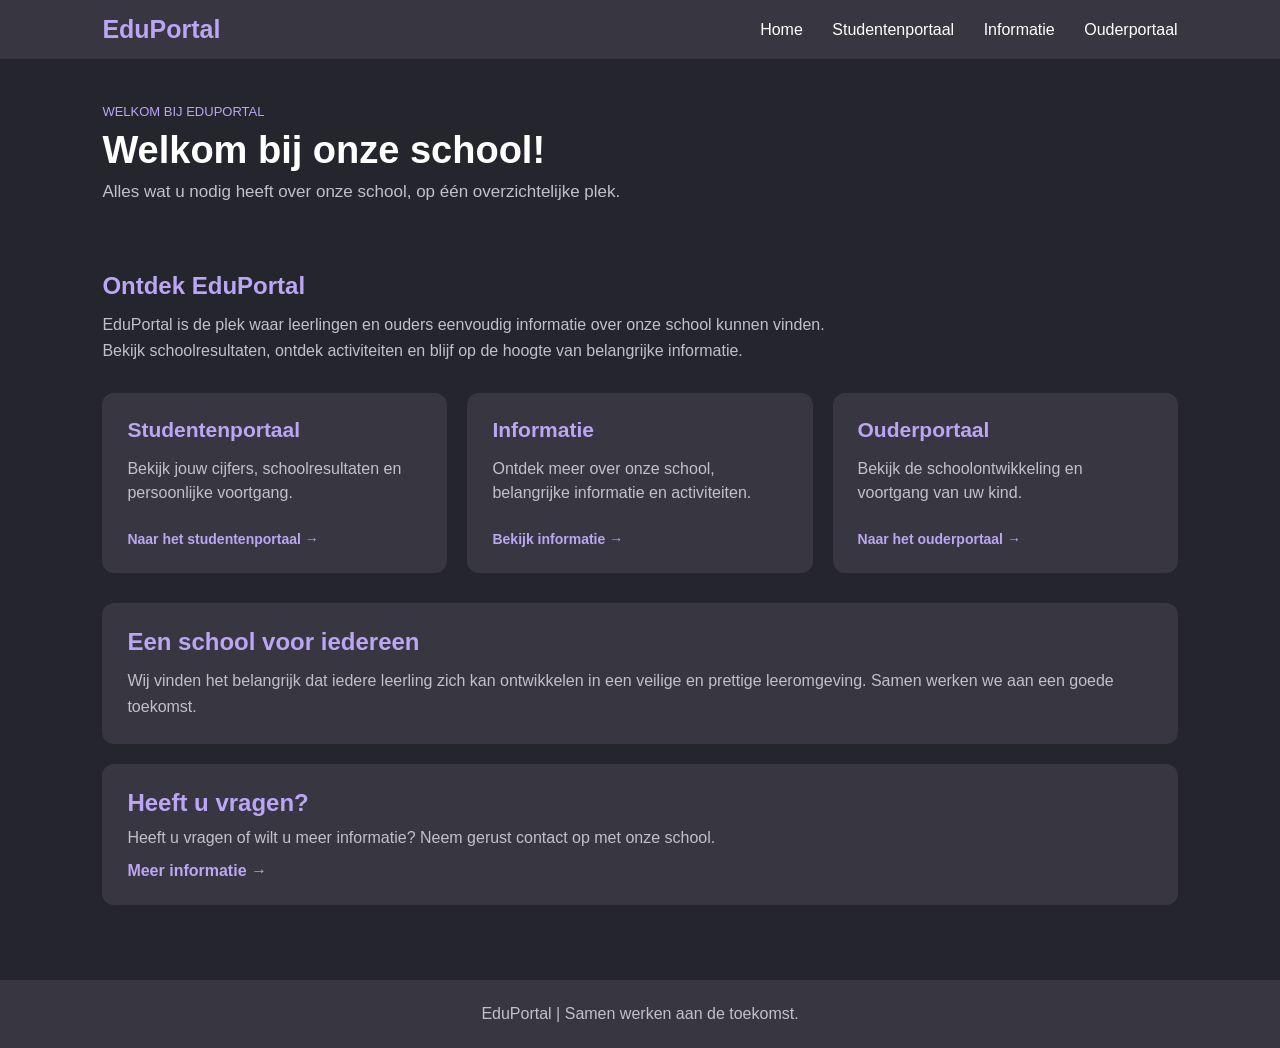
<file: index.html>
<!DOCTYPE html>
<html lang="nl">

<head>
    <meta charset="UTF-8">
    <meta name="viewport" content="width=device-width, initial-scale=1.0">
    <title>EduPortal - Home</title>
    <link rel="stylesheet" href="css/index.css">
</head>

<body>

    <!-- Navigatiebalk -->
    <header>
        <div class="logo">EduPortal</div>

        <nav>
            <a href="index.html">Home</a>
            <a href="huidigestudent.html">Studentenportaal</a>
            <a href="toekomstigestudent.html">Informatie</a>
            <a href="ouders.html">Ouderportaal</a>
        </nav>
    </header>

    <!-- Welkomstgedeelte -->
    <section class="home-welcome">

        <p>WELKOM BIJ EDUPORTAL</p>

        <h1>Welkom bij onze school!</h1>

        <h3>
            Alles wat u nodig heeft over onze school,
            op één overzichtelijke plek.
        </h3>

    </section>

    <main>

        <!-- Introductie -->
        <section class="home-intro">

            <h2>Ontdek EduPortal</h2>

            <p>
                EduPortal is de plek waar leerlingen en ouders
                eenvoudig informatie over onze school kunnen vinden.
                Bekijk schoolresultaten, ontdek activiteiten
                en blijf op de hoogte van belangrijke informatie.
            </p>

        </section>

        <!-- Navigatiekaarten -->
        <section class="home-cards">

            <div class="home-card">

                <h2>Studentenportaal</h2>

                <p>
                    Bekijk jouw cijfers, schoolresultaten
                    en persoonlijke voortgang.
                </p>

                <a href="huidigestudent.html">
                    Naar het studentenportaal →
                </a>

            </div>

            <div class="home-card">

                <h2>Informatie</h2>

                <p>
                    Ontdek meer over onze school,
                    belangrijke informatie en activiteiten.
                </p>

                <a href="toekomstigestudent.html">
                    Bekijk informatie →
                </a>

            </div>

            <div class="home-card">

                <h2>Ouderportaal</h2>

                <p>
                    Bekijk de schoolontwikkeling en
                    voortgang van uw kind.
                </p>

                <a href="ouders.html">
                    Naar het ouderportaal →
                </a>

            </div>

        </section>

        <!-- Over de school -->
        <section class="home-about">

            <h2>Een school voor iedereen</h2>

            <p>
                Wij vinden het belangrijk dat iedere leerling
                zich kan ontwikkelen in een veilige en prettige
                leeromgeving. Samen werken we aan een goede toekomst.
            </p>

        </section>

        <!-- Contact -->
        <section class="home-contact">

            <h2>Heeft u vragen?</h2>

            <p>
                Heeft u vragen of wilt u meer informatie?
                Neem gerust contact op met onze school.
            </p>

            <a href="toekomstigestudent.html">
                Meer informatie →
            </a>

        </section>

    </main>

    <!-- Footer -->
    <footer>
        <p>EduPortal | Samen werken aan de toekomst.</p>
    </footer>

</body>
</html>
</file>
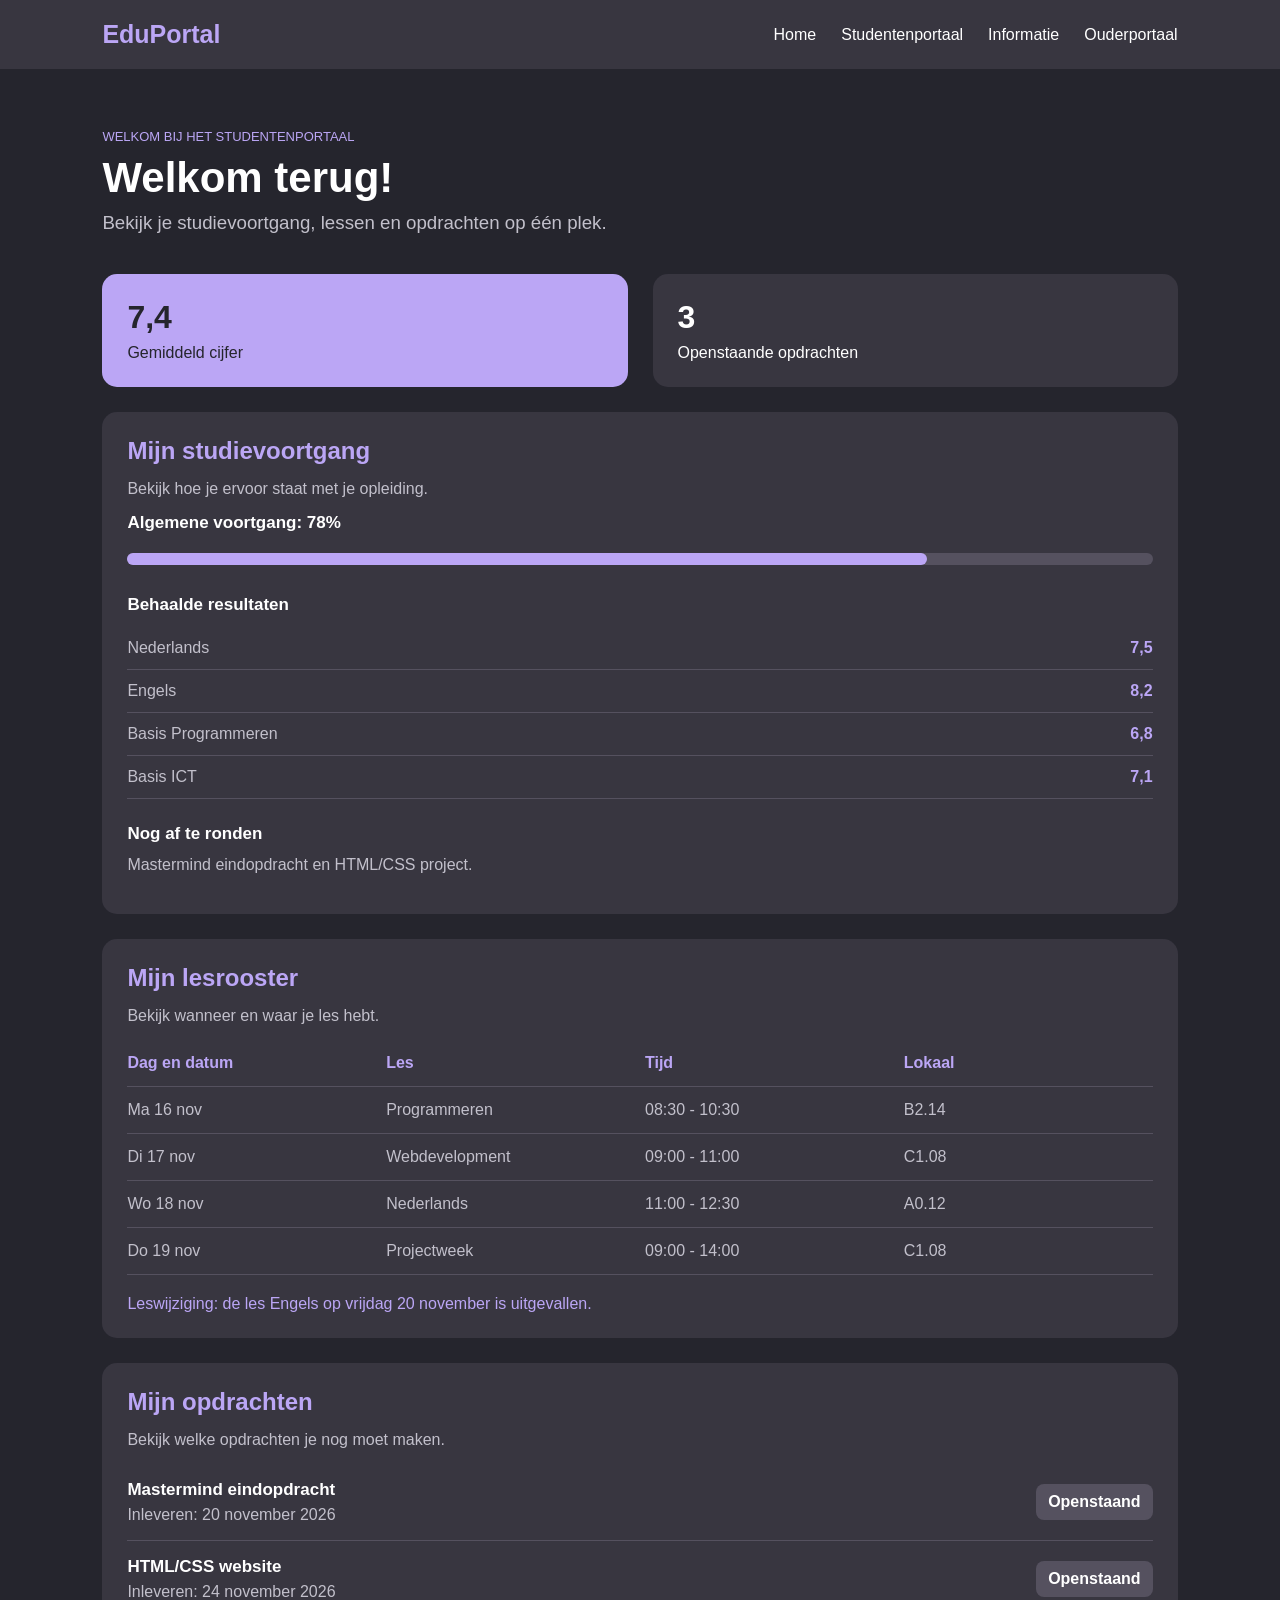
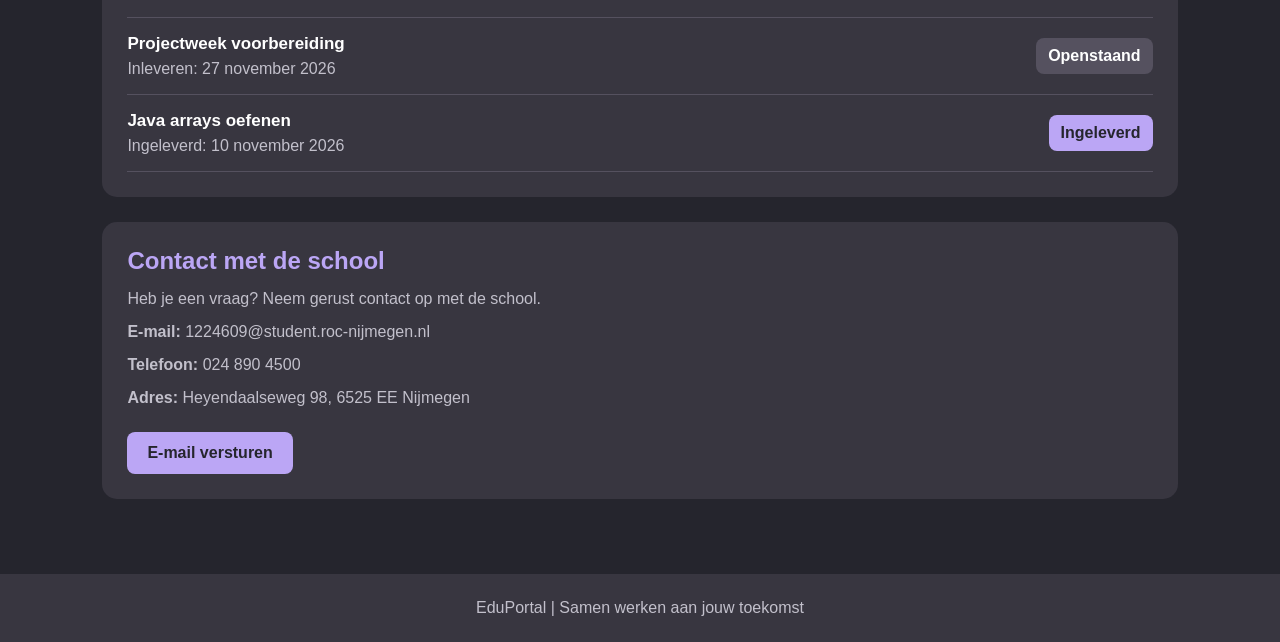
<file: huidigestudent.html>
<!DOCTYPE html>
<html lang="nl">

<head>
    <meta charset="UTF-8">
    <meta name="viewport" content="width=device-width, initial-scale=1.0">
    <title>EduPortal - Huidige student</title>
    <link rel="stylesheet" href="css/huidigestudent.css">
</head>

<body>
    <!-- Navigatie bovenaan -->
    <header>
        <div class="logo">EduPortal</div>
        <nav>
            <a href="index.html">Home</a>
            <a href="huidigestudent.html">Studentenportaal</a>
            <a href="toekomstigestudent.html">Informatie</a>
            <a href="ouders.html">Ouderportaal</a>
        </nav>
    </header>

    <main>
        <!-- Welkom op het studentenportaal -->
        <section class="welcome">
            <p>WELKOM BIJ HET STUDENTENPORTAAL</p>
            <h1>Welkom terug!</h1>
            <h3>Bekijk je studievoortgang, lessen en opdrachten op één plek.</h3>
        </section>

        <!-- Twee korte overzichten -->
        <section class="overview">
            <div class="overview-card purple-card">
                <h2>7,4</h2>
                <p>Gemiddeld cijfer</p>
            </div>
            <div class="overview-card">
                <h2>3</h2>
                <p>Openstaande opdrachten</p>
            </div>
        </section>

        <!-- Studievoortgang en resultaten -->
        <section class="card">
            <h2>Mijn studievoortgang</h2>
            <p>Bekijk hoe je ervoor staat met je opleiding.</p>
            <h3>Algemene voortgang: 78%</h3>
            <div class="progress-bar">
                <div class="progress"></div>
            </div>
            <h3>Behaalde resultaten</h3>
            <div class="grade">
                <p>Nederlands</p><strong>7,5</strong>
            </div>
            <div class="grade">
                <p>Engels</p><strong>8,2</strong>
            </div>
            <div class="grade">
                <p>Basis Programmeren</p><strong>6,8</strong>
            </div>
            <div class="grade">
                <p>Basis ICT</p><strong>7,1</strong>
            </div>
            <h3 class="subheading">Nog af te ronden</h3>
            <p>Mastermind eindopdracht en HTML/CSS project.</p>
        </section>

        <!-- Lesrooster -->
        <section class="card">
            <h2>Mijn lesrooster</h2>
            <p>Bekijk wanneer en waar je les hebt.</p>
            <div class="schedule-heading"><strong>Dag en
                    datum</strong><strong>Les</strong><strong>Tijd</strong><strong>Lokaal</strong></div>
            <div class="schedule-row">
                <p>Ma 16 nov</p>
                <p>Programmeren</p>
                <p>08:30 - 10:30</p>
                <p>B2.14</p>
            </div>
            <div class="schedule-row">
                <p>Di 17 nov</p>
                <p>Webdevelopment</p>
                <p>09:00 - 11:00</p>
                <p>C1.08</p>
            </div>
            <div class="schedule-row">
                <p>Wo 18 nov</p>
                <p>Nederlands</p>
                <p>11:00 - 12:30</p>
                <p>A0.12</p>
            </div>
            <div class="schedule-row">
                <p>Do 19 nov</p>
                <p>Projectweek</p>
                <p>09:00 - 14:00</p>
                <p>C1.08</p>
            </div>
            <p class="notice">Leswijziging: de les Engels op vrijdag 20 november is uitgevallen.</p>
        </section>

        <!-- Opdrachten met inleverdatum -->
        <section class="card">
            <h2>Mijn opdrachten</h2>
            <p>Bekijk welke opdrachten je nog moet maken.</p>
            <div class="assignment">
                <div>
                    <h3>Mastermind eindopdracht</h3>
                    <p>Inleveren: 20 november 2026</p>
                </div><strong class="status open">Openstaand</strong>
            </div>
            <div class="assignment">
                <div>
                    <h3>HTML/CSS website</h3>
                    <p>Inleveren: 24 november 2026</p>
                </div><strong class="status open">Openstaand</strong>
            </div>
            <div class="assignment">
                <div>
                    <h3>Projectweek voorbereiding</h3>
                    <p>Inleveren: 27 november 2026</p>
                </div><strong class="status open">Openstaand</strong>
            </div>
            <div class="assignment">
                <div>
                    <h3>Java arrays oefenen</h3>
                    <p>Ingeleverd: 10 november 2026</p>
                </div><strong class="status done">Ingeleverd</strong>
            </div>
        </section>

        <!-- Contact met de school -->
        <section class="card contact">
            <h2>Contact met de school</h2>
            <p>Heb je een vraag? Neem gerust contact op met de school.</p>

            <p><strong>E-mail:</strong> 1224609@student.roc-nijmegen.nl</p>
            <p><strong>Telefoon:</strong> 024 890 4500</p>
            <p><strong>Adres:</strong> Heyendaalseweg 98, 6525 EE Nijmegen</p>

            <a href="mailto:1224609@student.roc-nijmegen.nl" class="button">E-mail versturen</a>
        </section>
    </main>

    <!-- Onderkant van de website -->
    <footer>
        <p>EduPortal | Samen werken aan jouw toekomst</p>
    </footer>
</body>

</html>
</file>
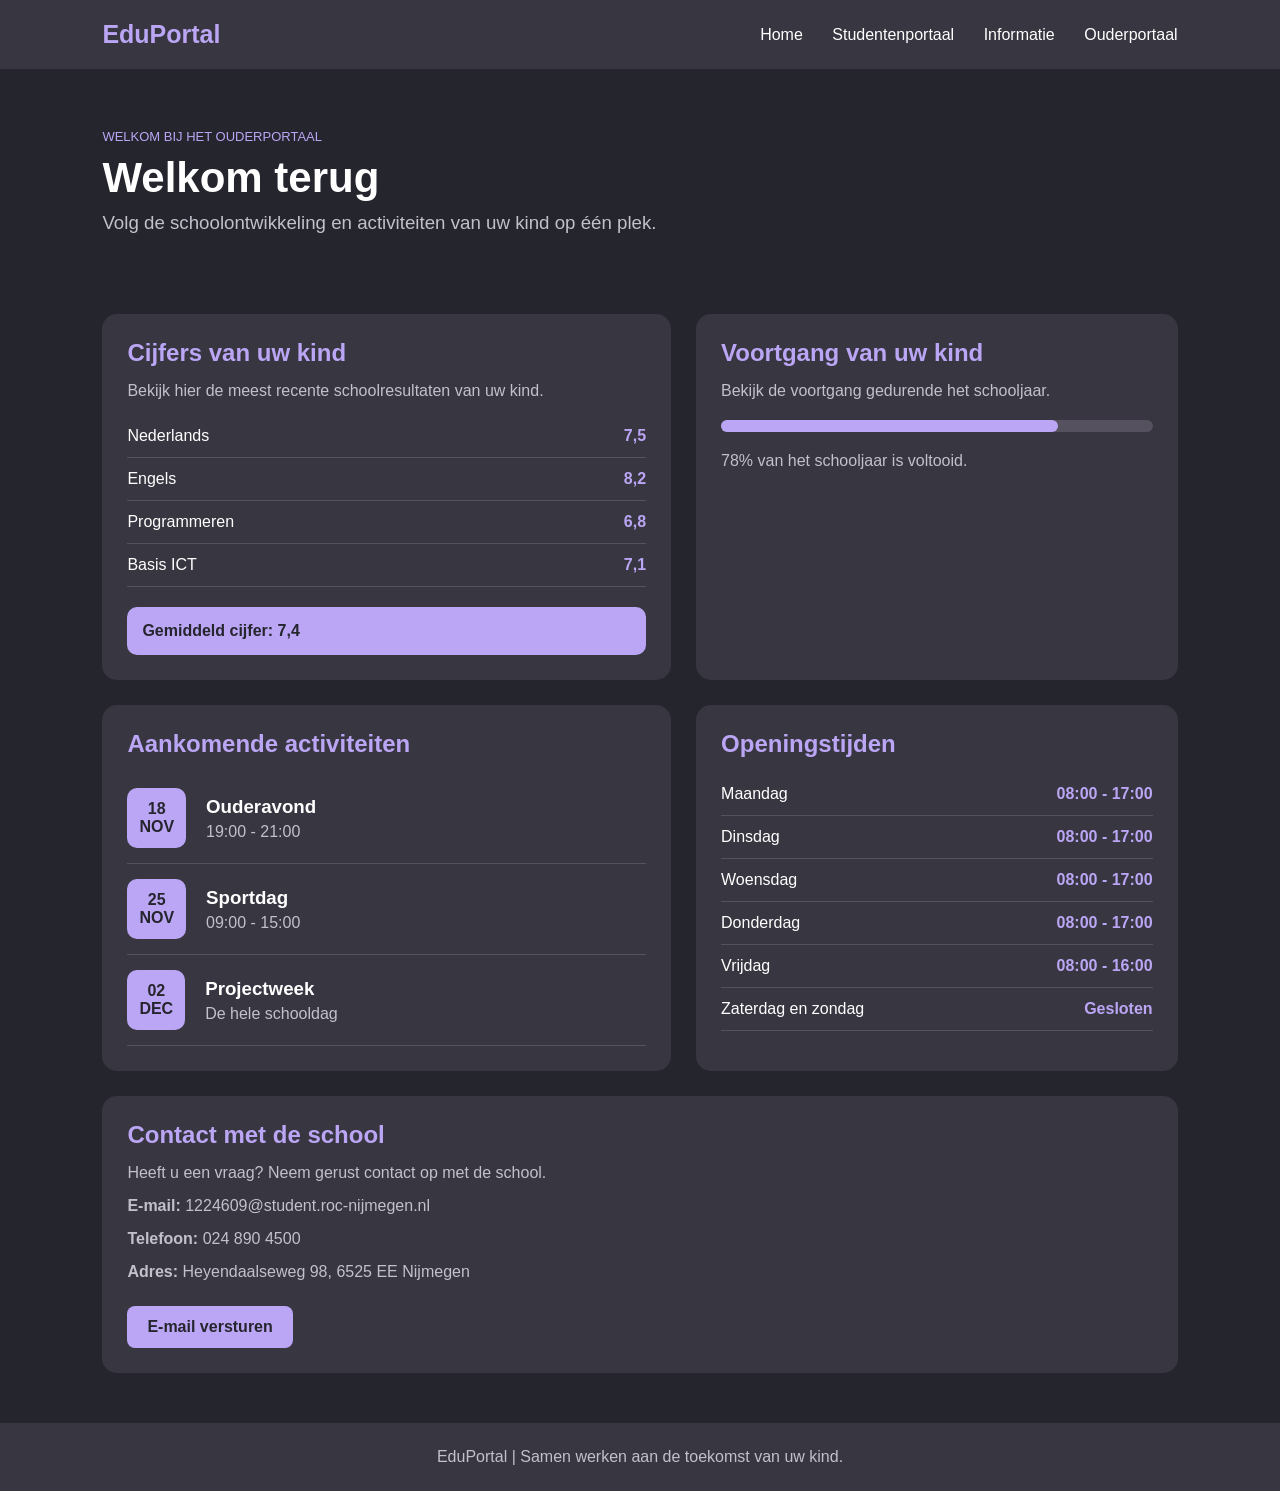
<file: ouders.html>
<!DOCTYPE html>
<html lang="nl">
<head>
    <meta charset="UTF-8">
    <meta name="EduPortal" content="width=device-width, initial-scale=1.0">
    <title>EduPortal - Schoolportaal</title>
    <link rel="stylesheet" href="css/ouders.css">
</head>

<body>

    <!-- Navigatiebalk -->
    <header>
        <div class="logo">EduPortal</div>

        <nav>
            <a href="index.html">Home</a>
            <a href="huidigestudent.html">Studentenportaal</a>
            <a href="toekomstigestudent.html">Informatie</a>
            <a href="ouders.html">Ouderportaal</a>
        </nav>
    </header>

    <!-- Welkomstgedeelte -->
    <section class="welcome" id="home">
        <p>WELKOM BIJ HET OUDERPORTAAL</p>
        <h1>Welkom terug</h1>
        <h3>Volg de schoolontwikkeling en activiteiten van uw kind op één plek.</h3>
    </section>

    <!-- Hoofdinhoud -->
    <main>

        <!-- Cijfers -->
        <section class="card" id="cijfers">
            <h2>Cijfers van uw kind</h2>
            <p>Bekijk hier de meest recente schoolresultaten van uw kind.</p>

            <div class="grade">
                <span>Nederlands</span>
                <strong>7,5</strong>
            </div>

            <div class="grade">
                <span>Engels</span>
                <strong>8,2</strong>
            </div>

            <div class="grade">
                <span>Programmeren</span>
                <strong>6,8</strong>
            </div>

            <div class="grade">
                <span>Basis ICT</span>
                <strong>7,1</strong>
            </div>

            <div class="average">
                Gemiddeld cijfer: 7,4
            </div>
        </section>

        <!-- Voortgang -->
        <section class="card">
            <h2>Voortgang van uw kind</h2>
            <p>Bekijk de voortgang gedurende het schooljaar.</p>

            <div class="progress-bar">
                <div class="progress"></div>
            </div>

            <p>78% van het schooljaar is voltooid.</p>
        </section>

        <!-- Activiteiten -->
        <section class="card" id="activiteiten">
            <h2>Aankomende activiteiten</h2>

            <div class="activity">
                <div class="date">18<br>NOV</div>
                <div>
                    <h3>Ouderavond</h3>
                    <p>19:00 - 21:00</p>
                </div>
            </div>

            <div class="activity">
                <div class="date">25<br>NOV</div>
                <div>
                    <h3>Sportdag</h3>
                    <p>09:00 - 15:00</p>
                </div>
            </div>

            <div class="activity">
                <div class="date">02<br>DEC</div>
                <div>
                    <h3>Projectweek</h3>
                    <p>De hele schooldag</p>
                </div>
            </div>
        </section>

        <!-- Openingstijden -->
        <section class="card">
            <h2>Openingstijden</h2>

            <div class="opening">
                <span>Maandag</span>
                <strong>08:00 - 17:00</strong>
            </div>

            <div class="opening">
                <span>Dinsdag</span>
                <strong>08:00 - 17:00</strong>
            </div>

            <div class="opening">
                <span>Woensdag</span>
                <strong>08:00 - 17:00</strong>
            </div>

            <div class="opening">
                <span>Donderdag</span>
                <strong>08:00 - 17:00</strong>
            </div>

            <div class="opening">
                <span>Vrijdag</span>
                <strong>08:00 - 16:00</strong>
            </div>

            <div class="opening">
                <span>Zaterdag en zondag</span>
                <strong>Gesloten</strong>
            </div>
        </section>

        <!-- Contact -->
        <section class="card contact" id="contact">
            <h2>Contact met de school</h2>
            <p>Heeft u een vraag? Neem gerust contact op met de school.</p>

            <p><strong>E-mail:</strong> 1224609@student.roc-nijmegen.nl</p>
            <p><strong>Telefoon:</strong> 024 890 4500</p>
            <p><strong>Adres:</strong> Heyendaalseweg 98, 6525 EE Nijmegen</p>

            <a href="mailto:1224609@student.roc-nijmegen.nl" class="button">
                E-mail versturen
            </a>
        </section>

    </main>

    <!-- Footer -->
    <footer>
        <p>EduPortal | Samen werken aan de toekomst van uw kind.</p>
    </footer>

</body>
</html>
</file>
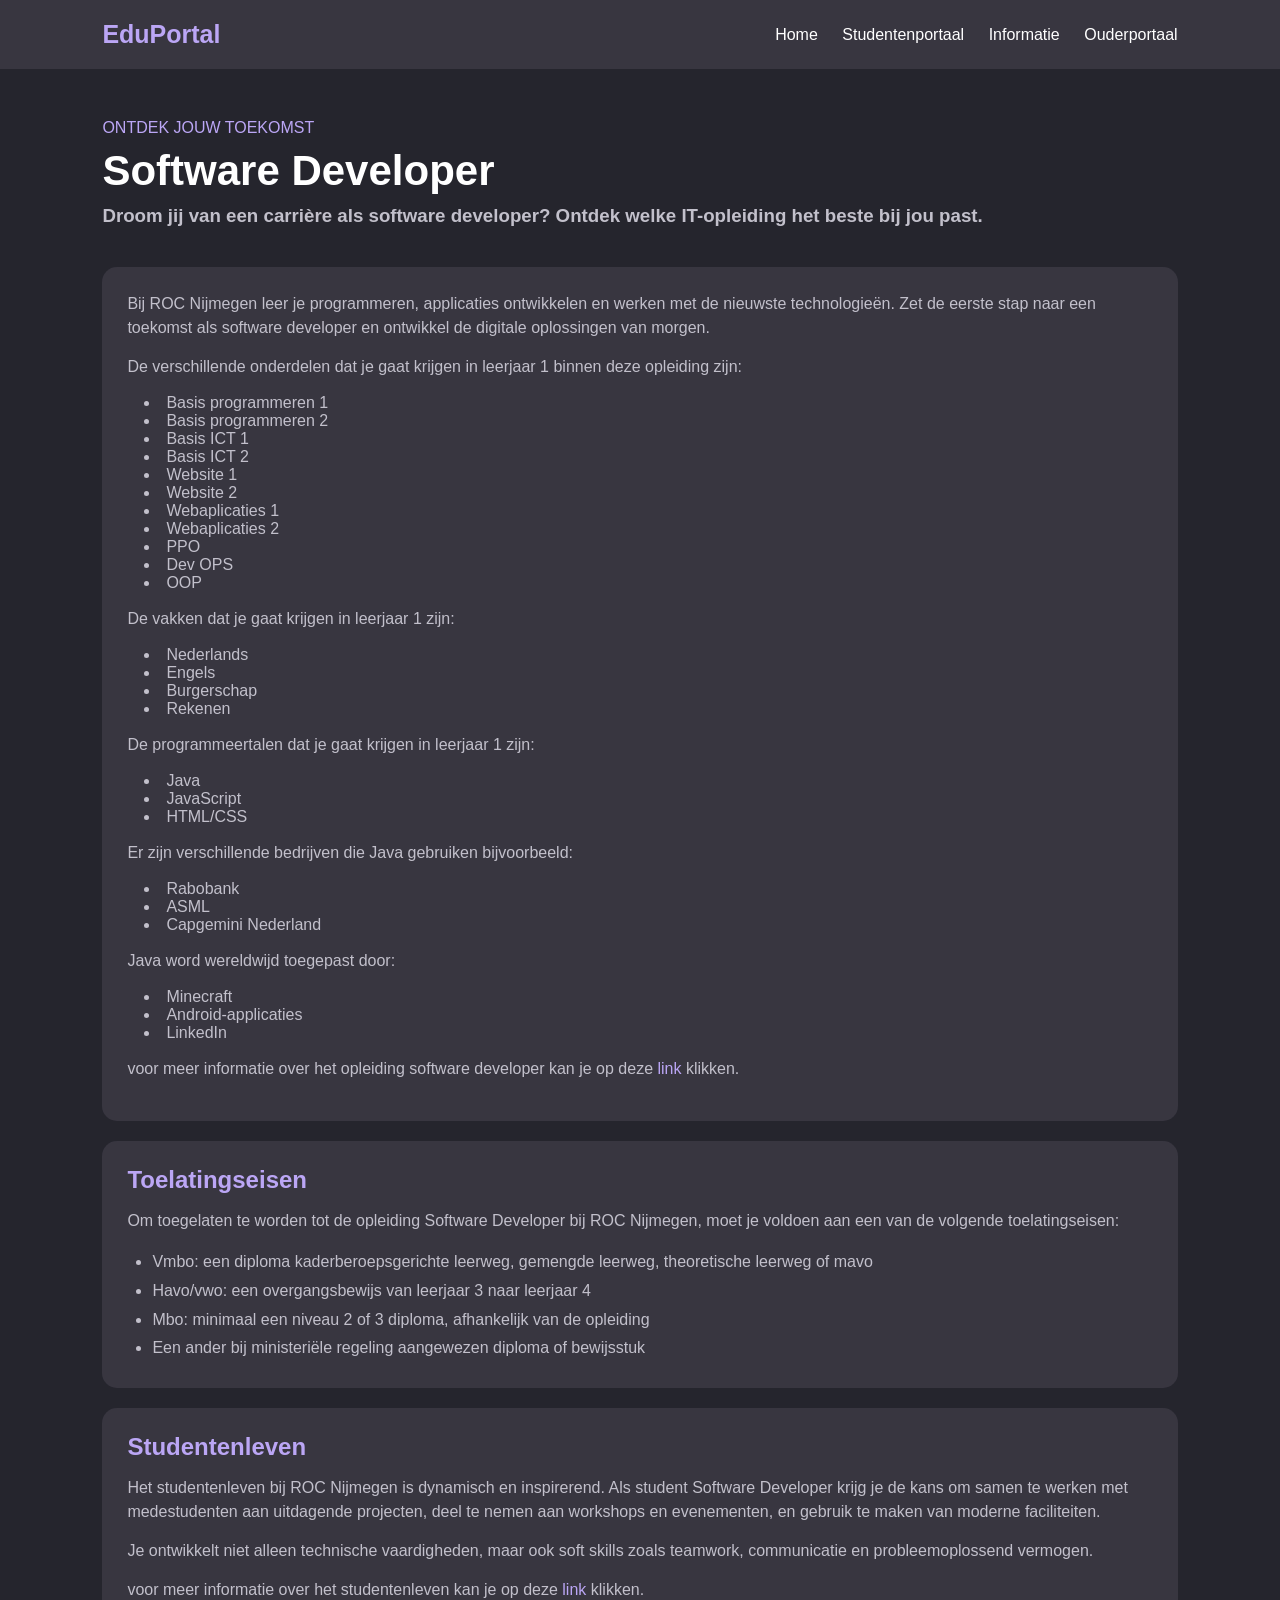
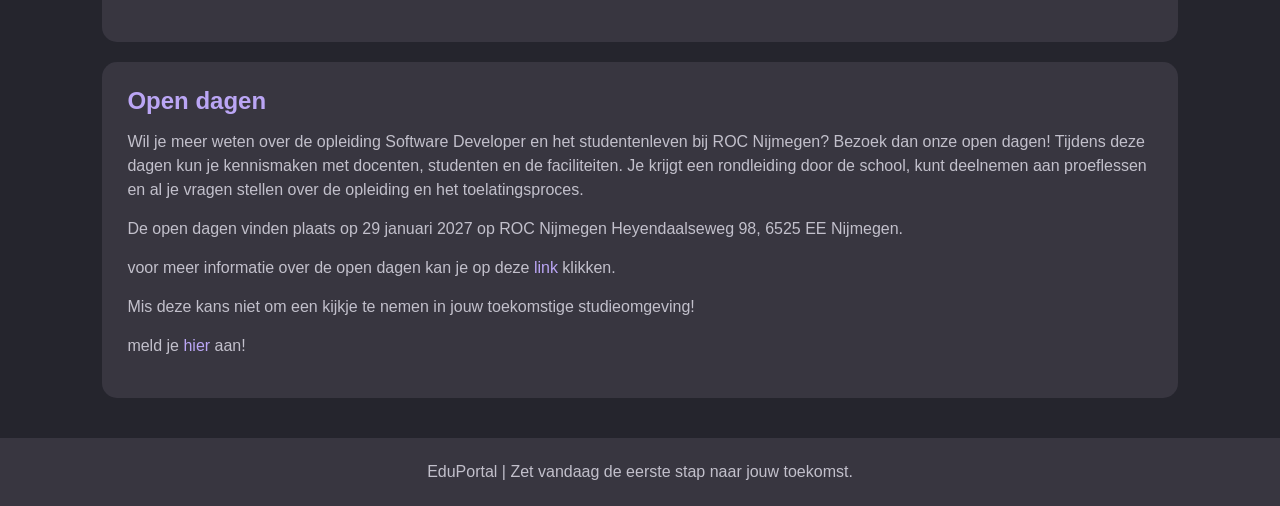
<file: toekomstigestudent.html>
<!DOCTYPE html>
<html>

<head>
    <meta charset="UTF-8">
    <meta name="viewport" content="width=device-width, initial-scale=1.0">
    <title>Software Developer - ROC Nijmegen</title>
    <link rel="stylesheet" href="css/toekomstigestudent.css">
</head>

<body>
    <header>
        <div class="logo">EduPortal</div>
        <nav>
            <a href="index.html">Home</a>
            <a href="huidigestudent.html">Studentenportaal</a>
            <a href="toekomstigestudent.html">Informatie</a>
            <a href="ouders.html">Ouderportaal</a>
        </nav>
    </header>

    <section class="welcome">
        <p>ONTDEK JOUW TOEKOMST</p>
        <h1>Software Developer</h1>
        <h3>Droom jij van een carrière als software developer? Ontdek welke IT-opleiding het beste bij jou past.</h3>
    </section>

    <section class="opleiding-info">
        <div class="info info-opleiding">
            <p>Bij ROC Nijmegen leer je programmeren, applicaties ontwikkelen en werken met de nieuwste technologieën.
                Zet de eerste stap naar een toekomst als software developer en ontwikkel de digitale oplossingen van
                morgen.</p>
            <p>De verschillende onderdelen dat je gaat krijgen in leerjaar 1 binnen deze opleiding zijn:</p>
            <div class="onderdelen">
                <li>Basis programmeren 1</li>
                <li>Basis programmeren 2</li>
                <li>Basis ICT 1</li>
                <li>Basis ICT 2</li>
                <li>Website 1</li>
                <li>Website 2</li>
                <li>Webaplicaties 1</li>
                <li>Webaplicaties 2</li>
                <li>PPO</li>
                <li>Dev OPS</li>
                <li>OOP</li>
            </div>
            <p></p>
            <p>De vakken dat je gaat krijgen in leerjaar 1 zijn:</p>
            <div class="onderdelen">
                <li>Nederlands</li>
                <li>Engels</li>
                <li>Burgerschap</li>
                <li>Rekenen</li>
                <p></p>
            </div>
            <p>De programmeertalen dat je gaat krijgen in leerjaar 1 zijn:</p>
            <div class="onderdelen">
                <li>Java</li>
                <li>JavaScript</li>
                <li>HTML/CSS</li>
                <p></p>
            </div>
            <p>Er zijn verschillende bedrijven die Java gebruiken bijvoorbeeld:</p>
            <div class="onderdelen">
                <li>Rabobank</li>
                <li>ASML</li>
                <li>Capgemini Nederland</li>
                <p></p>
            </div>
            <p>Java word wereldwijd toegepast door:</p>
            <div class="onderdelen">
                <li>Minecraft</li>
                <li>Android-applicaties</li>
                <li>LinkedIn</li>
                <p></p>
            </div>
            <p>voor meer informatie over het opleiding software developer kan je op deze <a
                    href="https://www.roc-nijmegen.nl/mbo-opleidingen/ict-media/ict/software-developer-bol"
                    class="aanmelden">link</a> klikken.</p>
        </div>

        <div class="info">
            <h2>Toelatingseisen</h2>
            <p>Om toegelaten te worden tot de opleiding Software Developer bij ROC Nijmegen, moet je voldoen aan een
                van de volgende toelatingseisen:</p>
            <ul class="vereisten">
                <li>Vmbo: een diploma kaderberoepsgerichte leerweg, gemengde leerweg, theoretische leerweg of mavo</li>
                <li>Havo/vwo: een overgangsbewijs van leerjaar 3 naar leerjaar 4</li>
                <li>Mbo: minimaal een niveau 2 of 3 diploma, afhankelijk van de opleiding</li>
                <li>Een ander bij ministeriële regeling aangewezen diploma of bewijsstuk</li>
            </ul>
        </div>

        <div class="info">
            <h2>Studentenleven</h2>
            <p>Het studentenleven bij ROC Nijmegen is dynamisch en inspirerend. Als student Software Developer krijg
                je de kans om samen te werken met medestudenten aan uitdagende projecten, deel te nemen aan workshops
                en evenementen, en gebruik te maken van moderne faciliteiten.</p>
            <p>Je ontwikkelt niet alleen technische vaardigheden, maar ook soft skills zoals teamwork, communicatie en
                probleemoplossend vermogen.</p>
            <p>voor meer informatie over het studentenleven kan je op deze <a
                    href="https://www.roc-nijmegen.nl/nieuws/techniekdag-nijmegen-voor-de-11e-keer"
                    class="aanmelden">link</a> klikken.</p>
        </div>

        <div class="info">
            <h2>Open dagen</h2>
            <p>Wil je meer weten over de opleiding Software Developer en het studentenleven bij ROC Nijmegen? Bezoek
                dan onze open dagen! Tijdens deze dagen kun je kennismaken met docenten, studenten en de faciliteiten.
                Je krijgt een rondleiding door de school, kunt deelnemen aan proeflessen en al je vragen stellen over
                de opleiding en het toelatingsproces.</p>
            <p>De open dagen vinden plaats op 29 januari 2027 op ROC Nijmegen Heyendaalseweg 98, 6525 EE Nijmegen.</p>
            <p>voor meer informatie over de open dagen kan je op deze <a
                    href="https://www.roc-nijmegen.nl/mbo-opleidingen/open-dagen" class="aanmelden">link</a> klikken.
            </p>
            <p>Mis deze kans niet om een kijkje te nemen in jouw toekomstige studieomgeving!</p>
            <p>meld je <a href="https://www.roc-nijmegen.nl/mbo-opleidingen/ict-media/ict/software-developer-bol"
                    class="aanmelden">hier </a>aan!</p>
        </div>
    </section>

    <footer>
        <p>EduPortal | Zet vandaag de eerste stap naar jouw toekomst.</p>
    </footer>
</body>

</html>
</file>
<file: css/index.css>
/* ALGEMENE INSTELLINGEN */

* {
    margin: 0;
    padding: 0;
    box-sizing: border-box;
}

body {
    font-family: Arial, sans-serif;
    background-color: #25252D;
    color: white;
}


/* Navigatiebank */

header {
    background-color: #383640;
    padding: 15px 8%;
    display: flex;
    justify-content: space-between;
    align-items: center;
}

.logo {
    color: #BBA6F5;
    font-size: 25px;
    font-weight: bold;
}

nav a {
    color: white;
    text-decoration: none;
    margin-left: 25px;
    transition: 0.3s;
}

nav a:hover {
    color: #BBA6F5;
}


/* Welkomstgedeelte */

.home-welcome {
    padding: 45px 8% 50px;
}

.home-welcome p {
    color: #BBA6F5;
    font-size: 13px;
    margin-bottom: 10px;
}

.home-welcome h1 {
    font-size: 38px;
    margin-bottom: 10px;
}

.home-welcome h3 {
    color: #C2C0CB;
    font-weight: normal;
    font-size: 17px;
}


/* HOOFDINHOUD */

main {
    padding: 20px 8%;
}


/* INTRODUCTIE */

.home-intro {
    margin-bottom: 30px;
}

.home-intro h2 {
    color: #BBA6F5;
    margin-bottom: 12px;
}

.home-intro p {
    color: #C2C0CB;
    line-height: 1.6;
    max-width: 750px;
}


/* NAVIGATIEKAARTEN */

.home-cards {
    display: grid;
    grid-template-columns: repeat(3, 1fr);
    gap: 20px;
    margin-bottom: 30px;
}

.home-card {
    background-color: #383640;
    padding: 25px;
    border-radius: 12px;
}

.home-card h2 {
    color: #BBA6F5;
    margin-bottom: 15px;
    font-size: 21px;
}

.home-card p {
    color: #C2C0CB;
    line-height: 1.5;
    margin-bottom: 25px;
}

.home-card a {
    color: #BBA6F5;
    text-decoration: none;
    font-weight: bold;
    font-size: 14px;
}

.home-card a:hover {
    text-decoration: underline;
}


/* Over de school    */

.home-about {
    background-color: #383640;
    padding: 25px;
    border-radius: 12px;
    margin-bottom: 20px;
}

.home-about h2 {
    color: #BBA6F5;
    margin-bottom: 12px;
}

.home-about p {
    color: #C2C0CB;
    line-height: 1.6;
}


/* Contactgedeelte */

.home-contact {
    background-color: #383640;
    padding: 25px;
    border-radius: 12px;
    margin-bottom: 25px;
}

.home-contact h2 {
    color: #BBA6F5;
    margin-bottom: 12px;
}

.home-contact p {
    color: #C2C0CB;
    margin-bottom: 15px;
}

.home-contact a {
    color: #BBA6F5;
    text-decoration: none;
    font-weight: bold;
}

.home-contact a:hover {
    text-decoration: underline;
}


/* Footer */

footer {
    background-color: #383640;
    text-align: center;
    padding: 25px;
    margin-top: 30px;
    color: #C2C0CB;
}
</file>
<file: css/huidigestudent.css>
/* Basis van de pagina */
* {
    margin: 0;
    padding: 0;
    box-sizing: border-box;
}

body {
    font-family: Arial, sans-serif;
    background-color: #25252D;
    color: white;
}

/* Menu bovenaan */
header {
    background-color: #383640;
    padding: 20px 8%;
    display: flex;
    justify-content: space-between;
    align-items: center;
}

.logo {
    font-size: 25px;
    font-weight: bold;
    color: #BBA6F5;
}

nav {
    display: flex;
    gap: 25px;
}

nav a {
    color: white;
    text-decoration: none;
}

main {
    padding: 20px 8%;
}

/* Welkomsttekst */
.welcome {
    padding: 40px 0;
}

.welcome p {
    color: #BBA6F5;
    font-size: 13px;
    margin-bottom: 10px;
}

.welcome h1 {
    font-size: 42px;
    margin-bottom: 10px;
}

.welcome h3 {
    color: #C2C0CB;
    font-weight: normal;
}

/* Kleine overzichtskaarten */
.overview {
    display: flex;
    gap: 25px;
    margin-bottom: 25px;
}

.overview-card {
    background-color: #383640;
    border-radius: 15px;
    padding: 25px;
    width: 50%;
}

.overview-card h2 {
    font-size: 32px;
    margin-bottom: 8px;
}

.purple-card {
    background-color: #BBA6F5;
    color: #25252D;
}

/* Grote kaarten */
.card {
    background-color: #383640;
    border-radius: 15px;
    padding: 25px;
    margin-bottom: 25px;
}

.card h2 {
    color: #BBA6F5;
    margin-bottom: 15px;
}

.card h3 {
    font-size: 17px;
    margin-bottom: 12px;
}

.card p {
    color: #C2C0CB;
    margin-bottom: 15px;
}

.subheading {
    margin-top: 25px;
}

/* Studievoortgang */
.progress-bar {
    background-color: #55515F;
    height: 12px;
    border-radius: 20px;
    margin: 20px 0px 30px;
}

.progress {
    background-color: #BBA6F5;
    width: 78%;
    height: 100%;
    border-radius: 20px;
}

.grade {
    display: flex;
    justify-content: space-between;
    padding: 12px 0;
    border-bottom: 1px solid #55515F;
}

.grade strong {
    color: #BBA6F5;
}

/* Rooster met vier kolommen */
.schedule-heading, .schedule-row {
    display: flex;
    padding: 14px 0;
    border-bottom: 1px solid #55515F;
    gap: 10px;
}

.schedule-heading {
    color: #BBA6F5;
}

.schedule-heading strong, .schedule-row p {
    width: 25%;
}

.card .notice {
    margin-top: 20px;
    margin-bottom: 0;
    color: #BBA6F5;
}

/* Opdrachten */
.assignment {
    display: flex;
    justify-content: space-between;
    align-items: center;
    padding: 16px 0;
    border-bottom: 1px solid #55515F;
    gap: 20px;
}

.assignment h3 {
    margin-bottom: 6px;
}

.assignment p {
    margin-bottom: 0;
}

.status {
    border-radius: 8px;
    padding: 9px 12px;
}

.open {
    background-color: #55515F;
}

.done {
    background-color: #BBA6F5;
    color: #25252D;
}

/* Contact */
.button {
    display: inline-block;
    background-color: #BBA6F5;
    color: #25252D;
    text-decoration: none;
    padding: 12px 20px;
    border-radius: 8px;
    font-weight: bold;
    margin-top: 10px;
}

nav a:hover {
    color: #BBA6F5;
}

/* Footer */
footer {
    background-color: #383640;
    text-align: center;
    padding: 25px;
    margin-top: 30px;
    color: #C2C0CB;
}

/* Geen extra ruimte bij de teksten in het rooster en de cijfers */
.grade p, .schedule-row p {
    margin-bottom: 0;
}
</file>
<file: css/ouders.css>
/* Algemene instellingen */
* {
    margin: 0;
    padding: 0;
    box-sizing: border-box;
}


body {
    font-family: Arial, sans-serif;
    background-color: #25252D;
    color: white;
}

/* Navigatiebalk */
header {
    background-color: #383640;
    padding: 20px 8%;
    display: flex;
    justify-content: space-between;
    align-items: center;
}

.logo {
    font-size: 25px;
    font-weight: bold;
    color: #BBA6F5;
}

nav a {
    color: white;
    text-decoration: none;
    margin-left: 25px;  
    transition: 0.3s;
}

nav a:hover {
    color: #BBA6F5;
}

.student-profile {
    position: relative;
    display: inline-block;
    margin-left: 25px;
}

.profile-photo {
    display: inline-block;
    width: 42px;
    height: 42px;
    padding: 10px;
    background-color: #BBA6F5;
    color: #25252D;
    border-radius: 50%;
    font-weight: bold;
    text-align: center;
    list-style: none;
    cursor: pointer;
}

.student-menu {
    position: absolute;
    top: 50px;
    width: 260px;
    padding: 16px;
    background-color: #383640;
    border-radius: 10px;
}

.student-menu h2 {
    margin-bottom: 12px;
    color: #BBA6F5;
    font-size: 18px;
}

.student-menu p {
    margin-bottom: 10px;
    color: #C2C0CB;
}

.student-menu a {
    display: inline-block;
    margin-top: 4px;
    color: #BBA6F5;
    font-weight: bold;
    text-decoration: none;
}

/* Welkomstgedeelte */
.welcome {
    padding: 60px 8%;
}

.welcome p {
    color: #BBA6F5;
    font-size: 13px;
    margin-bottom: 10px;
}

.welcome h1 {
    font-size: 42px;
    margin-bottom: 10px;
}

.welcome h3 {
    color: #C2C0CB;
    font-weight: normal;
}

/* Hoofdindeling */
main {
    padding: 20px 8%;
    display: grid;
    gap: 25px;
}

/* Informatiekaarten */
.card {
    background-color: #383640;
    padding: 25px;
    border-radius: 15px;
    transition: 0.3s;
}

.card h2 {
    color: #BBA6F5;
    margin-bottom: 15px;
}

.card p {
    color: #C2C0CB;
    margin-bottom: 15px;
}

/* Cijfers */
.grade {
    display: flex;
    justify-content: space-between;
    padding: 12px 0;
    border-bottom: 1px solid #55515F;
}

.grade strong {
    color: #BBA6F5;
}

.average {
    margin-top: 20px;
    padding: 15px;
    background-color: #BBA6F5;
    color: #25252D;
    border-radius: 10px;
    font-weight: bold;
}

/* Voortgangsbalk */
.progress-bar {
    background-color: #55515F;
    height: 12px;
    border-radius: 20px;
    margin: 20px 0;
}

.progress {
    background-color: #BBA6F5;
    width: 78%;
    height: 100%;
    border-radius: 20px;
}

/* Activiteiten */
.activity {
    display: flex;
    align-items: center;
    gap: 20px;
    padding: 15px 0;
    border-bottom: 1px solid #55515F;
}

.date {
    background-color: #BBA6F5;
    color: #25252D;
    padding: 12px;
    text-align: center;
    border-radius: 10px;
    font-weight: bold;
}

.activity h3 {
    margin-bottom: 5px;
}

.activity p {
    margin: 0;
}

/* Openingstijden */
.opening {
    display: flex;
    justify-content: space-between;
    padding: 12px 0;
    border-bottom: 1px solid #55515F;
}

.opening strong {
    color: #BBA6F5;
}

/* Contact */
.contact {
    grid-column: span 2;
}

.button {
    display: inline-block;
    background-color: #BBA6F5;
    color: #25252D;
    text-decoration: none;
    padding: 12px 20px;
    border-radius: 8px;
    font-weight: bold;
    margin-top: 10px;
    transition: 0.3s;
}

.button:hover {
    background-color: #D4C5FA;
}

/* Footer */
footer {
    background-color: #383640;
    text-align: center;
    padding: 25px;
    margin-top: 30px;
    color: #C2C0CB;
}
</file>
<file: css/toekomstigestudent.css>
* {
    margin: 0;
    padding: 0;
    box-sizing: border-box;
}

body {
    font-family: Arial, sans-serif;
    background-color: #25252D;
    color: white;
}

header {
    background-color: #383640;
    padding: 20px 8%;
    display: flex;
    justify-content: space-between;
    align-items: center;
}

.logo,
.info h2 {
    color: #BBA6F5;
}

.logo {
    font-size: 25px;
    font-weight: bold;
}

nav a {
    color: white;
    text-decoration: none;
    margin-left: 20px;
}

nav a:hover {
    color: #BBA6F5;
}

.welcome {
    padding: 50px 8% 20px;
}

.welcome p {
    color: #BBA6F5;
    margin-bottom: 10px;
}

.welcome h1 {
    font-size: 42px;
    margin-bottom: 10px;
}

.welcome h3,
.info p,
.vereisten {
    color: #C2C0CB;
}

.opleiding-info {
    padding: 20px 8%;
}

.info {
    background-color: #383640;
    padding: 25px;
    margin-bottom: 20px;
    border-radius: 15px;
}

li {
    color: #C2C0CB;
}

.onderdelen {
    margin-left: 17px;
}

.info h2 {
    margin-bottom: 15px;
}

.info p {
    line-height: 1.5;
    margin-bottom: 15px;
}

.vereisten {
    padding-left: 25px;
    line-height: 1.8;
}

footer {
    background-color: #383640;
    color: #C2C0CB;
    text-align: center;
    padding: 25px;
}

.aanmelden {
    color: #BBA6F5;
    text-decoration: none;
}
</file>
